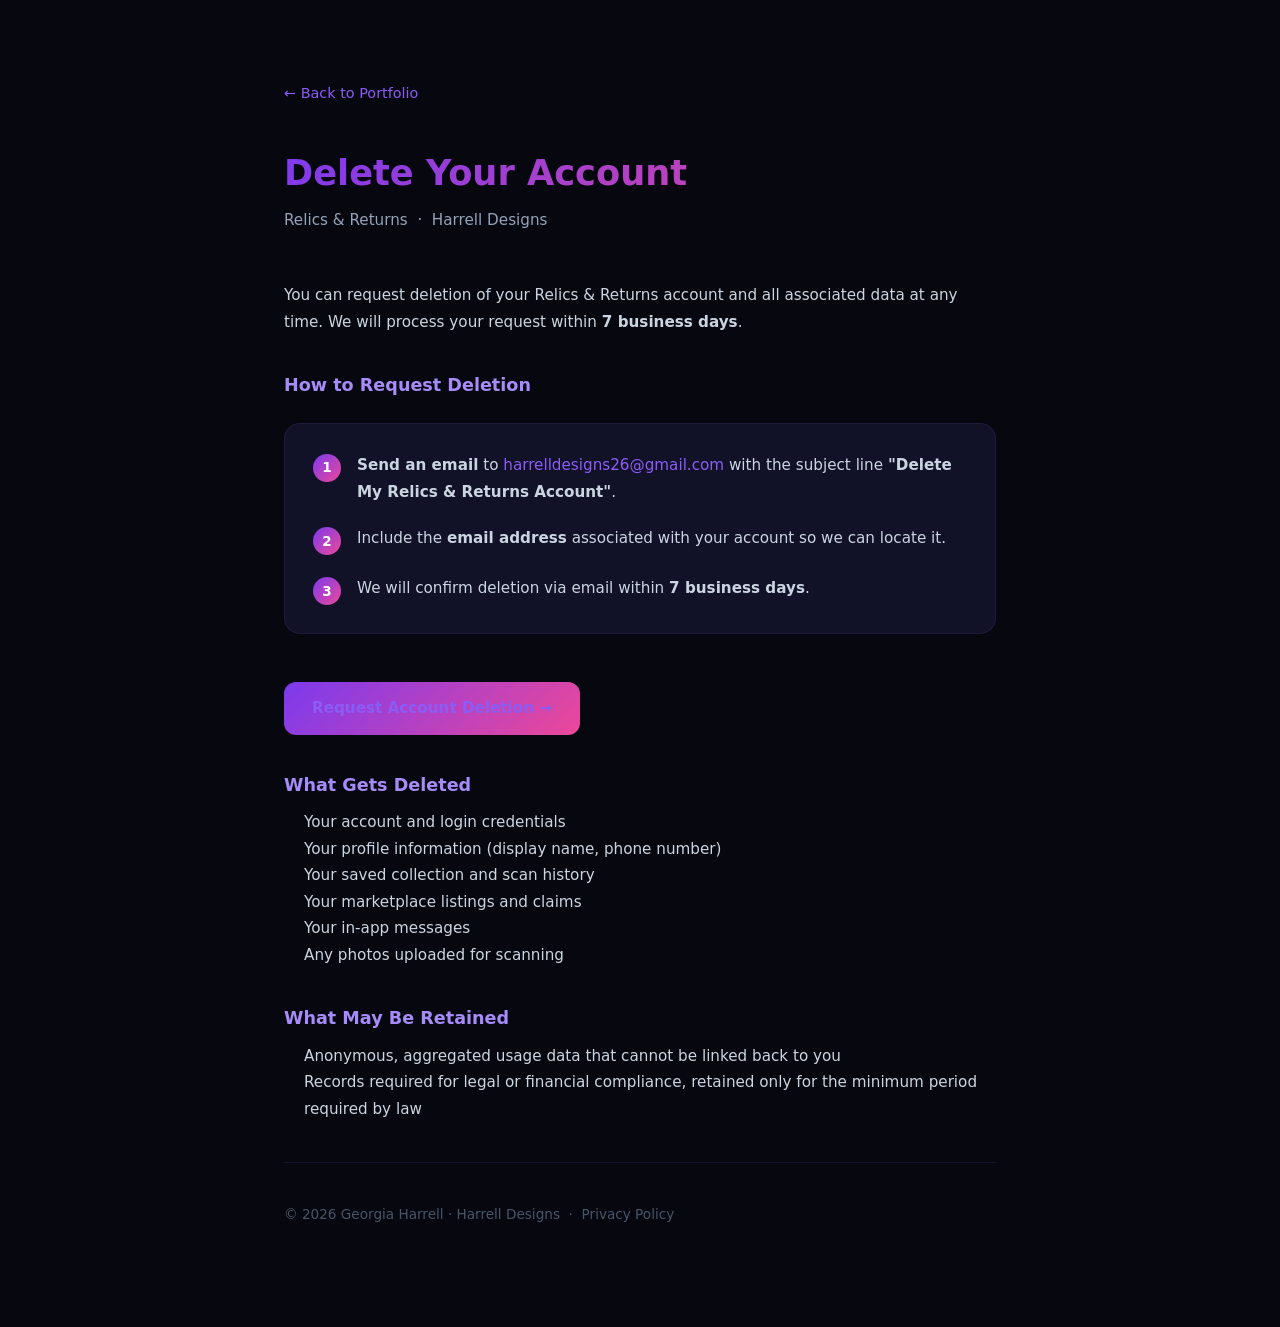
<file: delete-account/index.html>
<!DOCTYPE html>
<html lang="en">
<head>
  <meta charset="UTF-8" />
  <meta name="viewport" content="width=device-width, initial-scale=1.0" />
  <title>Delete Account — Relics &amp; Returns</title>
  <link rel="stylesheet" href="../styles.css" />
  <style>
    .delete-wrap {
      max-width: 760px;
      margin: 0 auto;
      padding: 80px 24px 100px;
    }
    .delete-wrap h1 {
      font-size: 2.2rem;
      font-weight: 700;
      background: var(--grad-primary);
      -webkit-background-clip: text;
      -webkit-text-fill-color: transparent;
      background-clip: text;
      margin-bottom: 6px;
    }
    .delete-wrap .subtitle {
      color: var(--text-3);
      font-size: 0.95rem;
      margin-bottom: 48px;
    }
    .delete-wrap h2 {
      font-size: 1.1rem;
      font-weight: 600;
      color: var(--p300);
      margin: 36px 0 10px;
    }
    .delete-wrap p, .delete-wrap li {
      color: var(--text-2);
      font-size: 0.95rem;
      line-height: 1.75;
    }
    .delete-wrap ul {
      padding-left: 20px;
      margin: 8px 0;
    }
    .delete-wrap a {
      color: var(--p400);
      text-decoration: none;
    }
    .delete-wrap a:hover { text-decoration: underline; }
    .back-link {
      display: inline-block;
      margin-bottom: 40px;
      color: var(--text-3);
      font-size: 0.9rem;
      text-decoration: none;
    }
    .back-link:hover { color: var(--p300); }
    .steps-card {
      background: var(--surface);
      border: 1px solid var(--border);
      border-radius: 16px;
      padding: 28px;
      margin: 24px 0;
    }
    .step {
      display: flex;
      gap: 16px;
      align-items: flex-start;
      margin-bottom: 20px;
    }
    .step:last-child { margin-bottom: 0; }
    .step-num {
      background: linear-gradient(135deg, var(--p500), var(--pink));
      color: white;
      font-weight: 700;
      font-size: 0.85rem;
      width: 28px;
      height: 28px;
      border-radius: 50%;
      display: flex;
      align-items: center;
      justify-content: center;
      flex-shrink: 0;
      margin-top: 2px;
    }
    .email-btn {
      display: inline-block;
      margin-top: 24px;
      padding: 14px 28px;
      background: var(--grad-primary);
      color: white;
      font-weight: 600;
      font-size: 0.95rem;
      border-radius: 12px;
      text-decoration: none;
    }
    .email-btn:hover { opacity: 0.9; text-decoration: none; }
    .divider {
      border: none;
      border-top: 1px solid var(--border);
      margin: 40px 0;
    }
  </style>
</head>
<body>
  <div class="delete-wrap">
    <a href="/" class="back-link">← Back to Portfolio</a>

    <h1>Delete Your Account</h1>
    <p class="subtitle">Relics &amp; Returns &nbsp;·&nbsp; Harrell Designs</p>

    <p>You can request deletion of your Relics &amp; Returns account and all associated data at any time. We will process your request within <strong>7 business days</strong>.</p>

    <h2>How to Request Deletion</h2>
    <div class="steps-card">
      <div class="step">
        <div class="step-num">1</div>
        <div>
          <p style="margin:0;"><strong>Send an email</strong> to <a href="mailto:harrelldesigns26@gmail.com?subject=Delete%20My%20Relics%20%26%20Returns%20Account&body=Please%20delete%20my%20account%20and%20all%20associated%20data.%0A%0AEmail%20address%20associated%20with%20my%20account%3A%20">harrelldesigns26@gmail.com</a> with the subject line <strong>"Delete My Relics &amp; Returns Account"</strong>.</p>
        </div>
      </div>
      <div class="step">
        <div class="step-num">2</div>
        <div>
          <p style="margin:0;">Include the <strong>email address</strong> associated with your account so we can locate it.</p>
        </div>
      </div>
      <div class="step">
        <div class="step-num">3</div>
        <div>
          <p style="margin:0;">We will confirm deletion via email within <strong>7 business days</strong>.</p>
        </div>
      </div>
    </div>

    <a href="mailto:harrelldesigns26@gmail.com?subject=Delete%20My%20Relics%20%26%20Returns%20Account&body=Please%20delete%20my%20account%20and%20all%20associated%20data.%0A%0AEmail%20address%20associated%20with%20my%20account%3A%20" class="email-btn">
      Request Account Deletion →
    </a>

    <h2>What Gets Deleted</h2>
    <ul>
      <li>Your account and login credentials</li>
      <li>Your profile information (display name, phone number)</li>
      <li>Your saved collection and scan history</li>
      <li>Your marketplace listings and claims</li>
      <li>Your in-app messages</li>
      <li>Any photos uploaded for scanning</li>
    </ul>

    <h2>What May Be Retained</h2>
    <ul>
      <li>Anonymous, aggregated usage data that cannot be linked back to you</li>
      <li>Records required for legal or financial compliance, retained only for the minimum period required by law</li>
    </ul>

    <hr class="divider" />
    <p style="color: var(--text-4); font-size: 0.85rem;">© 2026 Georgia Harrell · Harrell Designs &nbsp;·&nbsp; <a href="/privacy" style="color: var(--text-4);">Privacy Policy</a></p>
  </div>
</body>
</html>
</file>
<file: styles.css>
/* ============================================================
   GEORGIA HARRELL — PORTFOLIO
   Custom design · Purple theme · Performance-first
   ============================================================ */

/* ---- Custom Properties ---- */
:root {
  --bg:          #07070f;
  --bg-2:        #0d0d1c;
  --surface:     #111127;
  --surface-2:   #161637;

  --p900: #2e1065;
  --p800: #3b0764;
  --p700: #4c1d95;
  --p600: #5b21b6;
  --p500: #7c3aed;
  --p400: #8b5cf6;
  --p300: #a78bfa;
  --p200: #c4b5fd;
  --p100: #ede9fe;

  --pink:  #ec4899;
  --cyan:  #22d3ee;

  --text:    #f1f5f9;
  --text-2:  #cbd5e1;
  --text-3:  #94a3b8;
  --text-4:  #475569;

  --border:       rgba(139,92,246,.12);
  --border-hover: rgba(139,92,246,.45);

  --grad-primary: linear-gradient(135deg, var(--p500) 0%, var(--pink) 100%);
  --grad-subtle:  linear-gradient(135deg, rgba(124,58,237,.14) 0%, rgba(236,72,153,.05) 100%);

  --glow-sm: 0 0 16px rgba(124,58,237,.35);
  --glow-md: 0 0 40px rgba(124,58,237,.25);
  --shadow:  0 4px 28px rgba(0,0,0,.55);

  --ff-sans:    'Inter', system-ui, sans-serif;
  --ff-display: 'Space Grotesk', 'Inter', system-ui, sans-serif;
  --ff-mono:    'JetBrains Mono', 'Fira Code', monospace;

  --nav-h: 72px;
  --max-w: 1100px;

  --ease:   cubic-bezier(.4,0,.2,1);
  --spring: cubic-bezier(.34,1.56,.64,1);
}

/* ---- Reset ---- */
*, *::before, *::after { box-sizing: border-box; margin: 0; padding: 0; }

html {
  scroll-behavior: smooth;
  scroll-padding-top: var(--nav-h);
  -webkit-text-size-adjust: 100%;
}

body {
  background: var(--bg);
  color: var(--text);
  font-family: var(--ff-sans);
  font-size: 1rem;
  line-height: 1.6;
  overflow-x: hidden;
}

img  { display: block; max-width: 100%; }
a    { color: inherit; text-decoration: none; }
ul   { list-style: none; }
button { font: inherit; cursor: pointer; border: none; background: none; }

/* ---- Animated background orbs ---- */
.bg-orbs {
  position: fixed;
  inset: 0;
  pointer-events: none;
  z-index: 0;
  overflow: hidden;
}
.orb {
  position: absolute;
  border-radius: 50%;
  filter: blur(100px);
  opacity: .18;
  animation: orbFloat 20s ease-in-out infinite;
}
.orb-1 {
  width: 600px; height: 600px;
  background: radial-gradient(circle, var(--p500), transparent 70%);
  top: -200px; left: -150px;
  animation-delay: 0s;
}
.orb-2 {
  width: 500px; height: 500px;
  background: radial-gradient(circle, var(--p700), transparent 70%);
  top: 40%; right: -150px;
  animation-delay: -7s;
}
.orb-3 {
  width: 400px; height: 400px;
  background: radial-gradient(circle, var(--pink), transparent 70%);
  bottom: -100px; left: 30%;
  animation-delay: -14s;
}
@keyframes orbFloat {
  0%, 100% { transform: translate(0, 0) scale(1); }
  33%       { transform: translate(30px, -40px) scale(1.05); }
  66%       { transform: translate(-20px, 20px) scale(.95); }
}

/* ---- Layout helpers ---- */
.container {
  max-width: var(--max-w);
  margin: 0 auto;
  padding: 0 1.5rem;
  position: relative;
  z-index: 1;
}
.section {
  padding: 4.5rem 0;
}
.section-header {
  margin-bottom: 3.5rem;
}
.section-title {
  font-family: var(--ff-display);
  font-size: clamp(2rem, 5vw, 2.75rem);
  font-weight: 700;
  line-height: 1.15;
  color: var(--text);
}

/* ---- Gradient text utility ---- */
.gradient-text {
  background: var(--grad-primary);
  -webkit-background-clip: text;
  -webkit-text-fill-color: transparent;
  background-clip: text;
}

/* ---- Buttons ---- */
.btn {
  display: inline-flex;
  align-items: center;
  gap: .5rem;
  padding: .7rem 1.6rem;
  border-radius: 9999px;
  font-family: var(--ff-sans);
  font-size: .9rem;
  font-weight: 500;
  transition: all .25s var(--ease);
  cursor: pointer;
  white-space: nowrap;
}
.btn-primary {
  background: var(--grad-primary);
  color: #fff;
  box-shadow: 0 4px 20px rgba(124,58,237,.35);
}
.btn-primary:hover {
  transform: translateY(-2px);
  box-shadow: 0 8px 30px rgba(124,58,237,.5);
}
.btn-ghost {
  color: var(--p300);
  border: 1.5px solid var(--border-hover);
  background: transparent;
}
.btn-ghost:hover {
  background: rgba(139,92,246,.1);
  border-color: var(--p400);
  color: var(--p200);
  transform: translateY(-2px);
}
.btn-sm  { padding: .5rem 1.2rem; font-size: .825rem; }
.btn-lg  { padding: .9rem 2.2rem; font-size: 1rem; }

/* ============================================================
   NAVIGATION
   ============================================================ */
#header {
  position: fixed;
  top: 0; left: 0; right: 0;
  z-index: 100;
  transition: all .3s var(--ease);
}
#navbar {
  display: flex;
  align-items: center;
  gap: 2rem;
  height: var(--nav-h);
  padding: 0 2rem;
  transition: all .3s var(--ease);
}
#header.scrolled #navbar {
  background: rgba(7,7,15,.85);
  backdrop-filter: blur(20px);
  -webkit-backdrop-filter: blur(20px);
  border-bottom: 1px solid var(--border);
  box-shadow: 0 4px 30px rgba(0,0,0,.4);
}

.nav-logo {
  font-family: var(--ff-display);
  font-size: 1.35rem;
  font-weight: 700;
  flex-shrink: 0;
}
.logo-letters { color: var(--text); }
.logo-dot     { color: var(--p400); }

.nav-links {
  display: flex;
  gap: 2rem;
  margin-left: auto;
}
.nav-link {
  font-size: .875rem;
  color: var(--text-3);
  transition: color .2s var(--ease);
  position: relative;
}
.nav-link::after {
  content: '';
  position: absolute;
  bottom: -4px; left: 0;
  width: 0; height: 1.5px;
  background: var(--grad-primary);
  transition: width .25s var(--ease);
  border-radius: 2px;
}
.nav-link:hover,
.nav-link.active { color: var(--text); }
.nav-link:hover::after,
.nav-link.active::after { width: 100%; }

.nav-cta { margin-left: 1rem; }

/* Mobile menu button */
.mobile-menu-btn {
  display: none;
  flex-direction: column;
  gap: 5px;
  padding: 8px;
  margin-left: auto;
}
.hamburger-line {
  display: block;
  width: 22px; height: 2px;
  background: var(--text-2);
  border-radius: 2px;
  transition: all .25s var(--ease);
}
.mobile-menu-btn[aria-expanded="true"] .hamburger-line:nth-child(1) {
  transform: translateY(7px) rotate(45deg);
}
.mobile-menu-btn[aria-expanded="true"] .hamburger-line:nth-child(2) {
  opacity: 0;
}
.mobile-menu-btn[aria-expanded="true"] .hamburger-line:nth-child(3) {
  transform: translateY(-7px) rotate(-45deg);
}

/* Mobile menu drawer */
.mobile-menu {
  display: none;
  flex-direction: column;
  background: rgba(13,13,28,.97);
  backdrop-filter: blur(20px);
  -webkit-backdrop-filter: blur(20px);
  border-bottom: 1px solid var(--border);
  padding: 1rem 2rem 1.5rem;
}
.mobile-menu.open { display: flex; }
.mobile-nav-link {
  display: block;
  padding: .75rem 0;
  color: var(--text-2);
  font-size: 1rem;
  border-bottom: 1px solid var(--border);
  transition: color .2s;
}
.mobile-nav-link:hover { color: var(--p300); }

/* ============================================================
   HERO
   ============================================================ */
.hero-section {
  min-height: 100svh;
  display: flex;
  align-items: center;
  padding-top: var(--nav-h);
  position: relative;
}
.hero-container {
  display: grid;
  grid-template-columns: 1fr 1fr;
  gap: 4rem;
  align-items: center;
  width: 100%;
}

/* Left side */
.hero-content { display: flex; flex-direction: column; gap: 1.5rem; }

.hero-status {
  display: inline-flex;
  align-items: center;
  gap: .6rem;
  font-size: .8rem;
  color: var(--p300);
  font-family: var(--ff-mono);
  letter-spacing: .05em;
}
.status-dot {
  width: 8px; height: 8px;
  border-radius: 50%;
  background: #22c55e;
  box-shadow: 0 0 8px #22c55e;
  animation: pulse 2s ease-in-out infinite;
}
@keyframes pulse {
  0%, 100% { opacity: 1; }
  50%       { opacity: .4; }
}

.hero-name {
  font-family: var(--ff-display);
  font-size: clamp(3rem, 8vw, 5.5rem);
  font-weight: 700;
  line-height: 1.05;
  letter-spacing: -.02em;
}

.hero-tagline {
  font-family: var(--ff-display);
  font-size: clamp(1.1rem, 3vw, 1.4rem);
  color: var(--text-2);
  min-height: 2rem;
}
.tagline-prefix { margin-right: .25rem; }
.typing-wrapper  { display: inline-flex; align-items: center; gap: 2px; }
.typing-text     { color: var(--p300); font-weight: 500; }
.typing-cursor {
  display: inline-block;
  width: 2px; height: 1.2em;
  background: var(--p400);
  border-radius: 1px;
  animation: blink .9s step-end infinite;
  vertical-align: middle;
}
@keyframes blink {
  0%, 100% { opacity: 1; }
  50%       { opacity: 0; }
}

.hero-bio {
  font-size: 1.05rem;
  color: var(--text-3);
  max-width: 480px;
  line-height: 1.7;
}

.hero-actions {
  display: flex;
  gap: 1rem;
  flex-wrap: wrap;
}

.hero-socials {
  display: flex;
  gap: .75rem;
}
.social-link {
  display: grid;
  place-items: center;
  width: 40px; height: 40px;
  border-radius: 10px;
  background: var(--surface);
  color: var(--text-3);
  border: 1px solid var(--border);
  transition: all .25s var(--ease);
}
.social-link:hover {
  color: var(--p300);
  border-color: var(--border-hover);
  background: rgba(139,92,246,.12);
  transform: translateY(-3px);
  box-shadow: var(--glow-sm);
}

/* Right side — code card */
.hero-visual {
  display: flex;
  flex-direction: column;
  gap: 1.25rem;
  animation: floatCard 6s ease-in-out infinite;
}
@keyframes floatCard {
  0%, 100% { transform: translateY(0); }
  50%       { transform: translateY(-12px); }
}

.code-card {
  background: #13132a;
  border: 1px solid rgba(139,92,246,.25);
  border-radius: 16px;
  overflow: hidden;
  box-shadow: 0 20px 60px rgba(0,0,0,.5), var(--glow-md);
}
.code-card-header {
  display: flex;
  align-items: center;
  gap: .5rem;
  padding: .9rem 1.2rem;
  background: rgba(0,0,0,.3);
  border-bottom: 1px solid rgba(139,92,246,.12);
}
.code-dot {
  width: 12px; height: 12px;
  border-radius: 50%;
  flex-shrink: 0;
}
.dot-red    { background: #ff5f57; }
.dot-yellow { background: #febc2e; }
.dot-green  { background: #28c840; }
.code-card-filename {
  font-family: var(--ff-mono);
  font-size: .75rem;
  color: var(--text-4);
  margin-left: .5rem;
}
.code-card-body { padding: 1.25rem 1.5rem; }
.code-block {
  font-family: var(--ff-mono);
  font-size: .8rem;
  line-height: 1.75;
  white-space: pre;
}
/* Syntax colors */
.ck  { color: #c792ea; }   /* keyword */
.cv  { color: #82aaff; }   /* variable */
.cp  { color: #89ddff; }   /* punctuation */
.cpr { color: #f07178; }   /* property */
.cs  { color: #c3e88d; }   /* string */
.cb  { color: #ff9cac; }   /* boolean */

.hero-stats {
  display: flex;
  gap: .75rem;
}
.stat-pill {
  flex: 1;
  display: flex;
  flex-direction: column;
  align-items: center;
  padding: .75rem .5rem;
  background: var(--surface);
  border: 1px solid var(--border);
  border-radius: 12px;
  transition: border-color .25s;
}
.stat-pill:hover { border-color: var(--border-hover); }
.stat-num {
  font-family: var(--ff-display);
  font-size: 1.4rem;
  font-weight: 700;
  background: var(--grad-primary);
  -webkit-background-clip: text;
  -webkit-text-fill-color: transparent;
  background-clip: text;
}
.stat-label {
  font-size: .7rem;
  color: var(--text-4);
  letter-spacing: .05em;
  text-transform: uppercase;
  margin-top: 2px;
}


/* ============================================================
   ABOUT
   ============================================================ */
.about-grid {
  display: grid;
  grid-template-columns: 360px 1fr;
  gap: 4rem;
  align-items: start;
}

.about-image-wrap { position: relative; }
.about-image-frame {
  position: relative;
  border-radius: 20px;
  overflow: hidden;
  border: 2px solid var(--border-hover);
  box-shadow: var(--glow-md), var(--shadow);
  aspect-ratio: 4/5;
  background: var(--surface);
}
.about-image {
  width: 100%; height: 100%;
  object-fit: cover;
}
.about-image-placeholder {
  display: none;
  place-items: center;
  width: 100%; height: 100%;
  font-family: var(--ff-display);
  font-size: 4rem;
  font-weight: 700;
  background: var(--grad-primary);
  -webkit-background-clip: text;
  -webkit-text-fill-color: transparent;
  background-clip: text;
  letter-spacing: -.02em;
}

.about-badge {
  position: absolute;
  bottom: -1.25rem; right: -1.25rem;
  display: flex;
  align-items: center;
  gap: .75rem;
  padding: .8rem 1.2rem;
  background: var(--bg-2);
  border: 1px solid var(--border-hover);
  border-radius: 14px;
  box-shadow: var(--shadow), var(--glow-sm);
}
.badge-emoji { font-size: 1.5rem; }
.badge-text {
  display: flex;
  flex-direction: column;
  line-height: 1.3;
}
.badge-text strong { font-size: .9rem; color: var(--text); }
.badge-text span   { font-size: .75rem; color: var(--text-3); }

.about-body { display: flex; flex-direction: column; gap: 1.25rem; padding-top: .5rem; }
.about-p { color: var(--text-2); line-height: 1.75; }
.about-p strong { color: var(--p300); font-weight: 600; }

.about-highlights {
  display: flex;
  flex-direction: column;
  gap: .6rem;
  padding: 1.25rem;
  background: var(--grad-subtle);
  border: 1px solid var(--border);
  border-radius: 14px;
}
.about-highlights li {
  display: flex;
  align-items: center;
  gap: .75rem;
  font-size: .9rem;
  color: var(--text-2);
}
.check-icon {
  display: inline-flex;
  align-items: center;
  justify-content: center;
  width: 18px; height: 18px;
  border-radius: 50%;
  background: rgba(124,58,237,.2);
  flex-shrink: 0;
}
.check-icon::before {
  content: '';
  display: block;
  width: 9px; height: 6px;
  border-left: 2px solid var(--p300);
  border-bottom: 2px solid var(--p300);
  transform: rotate(-45deg) translateY(-1px);
}

/* ============================================================
   SKILLS
   ============================================================ */
.skills-grid {
  display: grid;
  grid-template-columns: repeat(auto-fill, minmax(260px, 1fr));
  gap: 1.5rem;
}
.skill-card {
  padding: 1.75rem;
  background: var(--surface);
  border: 1px solid var(--border);
  border-radius: 16px;
  transition: border-color .3s var(--ease), box-shadow .3s var(--ease);
}
.skill-card:hover {
  border-color: var(--border-hover);
  box-shadow: var(--glow-sm);
}
.skill-card-icon {
  display: inline-grid;
  place-items: center;
  width: 42px; height: 42px;
  border-radius: 10px;
  background: rgba(139,92,246,.15);
  color: var(--p300);
  margin-bottom: 1rem;
}
.skill-card-title {
  font-family: var(--ff-display);
  font-size: 1.05rem;
  font-weight: 600;
  color: var(--text);
  margin-bottom: .9rem;
}
.skill-tags { display: flex; flex-wrap: wrap; gap: .5rem; }
.stag {
  padding: .3rem .75rem;
  border-radius: 9999px;
  font-size: .75rem;
  background: rgba(255,255,255,.05);
  border: 1px solid var(--border);
  color: var(--text-3);
  transition: all .2s var(--ease);
}
.stag:hover { border-color: var(--border-hover); color: var(--p200); }
.stag--hi {
  background: rgba(139,92,246,.18);
  border-color: rgba(139,92,246,.4);
  color: var(--p200);
}

/* ============================================================
   PROJECTS
   ============================================================ */
.project-filters {
  display: flex;
  flex-wrap: wrap;
  gap: .5rem;
  margin-bottom: 2.5rem;
}
.filter-btn {
  padding: .45rem 1.1rem;
  border-radius: 9999px;
  font-size: .8rem;
  color: var(--text-3);
  border: 1px solid var(--border);
  background: transparent;
  transition: all .2s var(--ease);
}
.filter-btn:hover { color: var(--p200); border-color: var(--border-hover); }
.filter-btn.active {
  background: var(--grad-primary);
  color: #fff;
  border-color: transparent;
  box-shadow: 0 4px 14px rgba(124,58,237,.4);
}

/* Featured project */
.project-featured {
  background: var(--surface);
  border: 1px solid var(--border-hover);
  border-radius: 24px;
  padding: 2.5rem;
  margin-bottom: 2rem;
  box-shadow: var(--shadow), var(--glow-sm);
  transition: border-color .3s, box-shadow .3s;
}
.project-featured:hover {
  border-color: var(--p400);
  box-shadow: var(--shadow), var(--glow-md);
}
.featured-inner {
  display: grid;
  grid-template-columns: 1fr auto;
  gap: 3rem;
  align-items: center;
}
.featured-badge {
  display: inline-block;
  font-family: var(--ff-mono);
  font-size: .7rem;
  color: var(--p300);
  letter-spacing: .1em;
  text-transform: uppercase;
  margin-bottom: .75rem;
}
.project-title {
  font-family: var(--ff-display);
  font-size: 1.75rem;
  font-weight: 700;
  color: var(--text);
  margin-bottom: .9rem;
}
.project-desc {
  color: var(--text-2);
  line-height: 1.7;
  margin-bottom: 1.2rem;
}
.project-desc strong { color: var(--p300); }
.featured-features {
  display: grid;
  grid-template-columns: repeat(2, 1fr);
  gap: .35rem .75rem;
  margin-bottom: 1.25rem;
  padding-left: 0;
}
.featured-features li {
  font-size: .825rem;
  color: var(--text-3);
  display: flex;
  align-items: center;
  gap: .4rem;
}
.featured-features li::before {
  content: '▸';
  color: var(--p400);
  font-size: .65rem;
}
.tech-tags { display: flex; flex-wrap: wrap; gap: .5rem; margin-bottom: 1.5rem; }
.ttag {
  padding: .25rem .7rem;
  border-radius: 9999px;
  font-size: .72rem;
  font-family: var(--ff-mono);
  background: rgba(139,92,246,.15);
  border: 1px solid rgba(139,92,246,.35);
  color: var(--p200);
}
.project-links { display: flex; gap: .75rem; }

/* CSS phone mockup */
.featured-mockup { flex-shrink: 0; }
.phone-frame {
  width: 190px; height: 360px;
  background: var(--bg-2);
  border-radius: 32px;
  border: 2px solid rgba(139,92,246,.4);
  box-shadow: 0 20px 60px rgba(0,0,0,.5), var(--glow-md);
  padding: 18px 12px;
  position: relative;
  display: flex;
  flex-direction: column;
}
.phone-frame::before {
  content: '';
  position: absolute;
  top: 10px;
  left: 50%;
  transform: translateX(-50%);
  width: 70px; height: 5px;
  background: rgba(139,92,246,.3);
  border-radius: 3px;
}
.phone-screen {
  flex: 1;
  background: var(--surface-2);
  border-radius: 20px;
  overflow: hidden;
  display: flex;
  flex-direction: column;
  padding: 10px;
  gap: 8px;
  margin-top: 14px;
}
.app-topbar {
  font-size: .5rem;
  font-family: var(--ff-display);
  font-weight: 600;
  color: var(--p200);
  text-align: center;
  padding: 4px 0 6px;
  border-bottom: 1px solid var(--border);
}
.app-listing {
  height: 64px;
  background: linear-gradient(135deg, rgba(124,58,237,.15), rgba(236,72,153,.08));
  border-radius: 10px;
  border: 1px solid var(--border);
}
.app-listing--sm { height: 42px; }
.app-nav-bar {
  display: flex;
  justify-content: center;
  align-items: center;
  gap: 6px;
  padding: 6px 0 0;
  margin-top: auto;
}
.app-nav-dot {
  width: 6px; height: 6px;
  border-radius: 50%;
  background: var(--border-hover);
}
.app-nav-dot.active { background: var(--p400); }

/* Project grid */
.projects-grid {
  display: grid;
  grid-template-columns: repeat(3, 1fr);
  gap: 1.25rem;
}
.project-card {
  background: var(--surface);
  border: 1px solid var(--border);
  border-radius: 16px;
  padding: 1.5rem;
  display: flex;
  flex-direction: column;
  gap: .9rem;
  transition: all .3s var(--ease);
}
.project-card:hover {
  border-color: var(--border-hover);
  box-shadow: var(--glow-sm);
  transform: translateY(-4px);
}
.project-card[data-hidden] { display: none; }

.pcard-top {
  display: flex;
  justify-content: space-between;
  align-items: flex-start;
}
.pcard-emoji { font-size: 1.75rem; line-height: 1; }
.pcard-gh {
  color: var(--text-4);
  transition: color .2s;
}
.pcard-gh:hover { color: var(--p300); }
.pcard-coming {
  font-family: var(--ff-mono);
  font-size: .62rem;
  color: var(--text-4);
  border: 1px solid var(--border);
  border-radius: 9999px;
  padding: .15rem .5rem;
  letter-spacing: .06em;
  cursor: default;
}
.pcard-title {
  font-family: var(--ff-display);
  font-size: 1rem;
  font-weight: 600;
  color: var(--text);
  line-height: 1.3;
}
.pcard-desc {
  font-size: .85rem;
  color: var(--text-3);
  line-height: 1.65;
  flex: 1;
}

.pcard-features {
  list-style: none;
  padding: 0;
  margin: .5rem 0 0;
  display: flex;
  flex-direction: column;
  gap: .45rem;
  flex: 1;
}

.pcard-features li {
  font-size: .82rem;
  color: var(--text-3);
  line-height: 1.55;
  padding-left: 1.1rem;
  position: relative;
}

.pcard-body {
  position: relative;
  max-height: 5.5rem;
  overflow: hidden;
  transition: max-height .4s ease;
}

.pcard-body::after {
  content: "";
  position: absolute;
  bottom: 0;
  left: 0;
  right: 0;
  height: 2.5rem;
  background: linear-gradient(to bottom, transparent, var(--surface));
  pointer-events: none;
  transition: opacity .3s ease;
}

.pcard-body.expanded {
  max-height: 60rem;
}

.pcard-body.expanded::after {
  opacity: 0;
}

.pcard-readmore {
  background: none;
  border: none;
  color: var(--p300);
  font-size: .78rem;
  font-weight: 600;
  cursor: pointer;
  padding: 0;
  letter-spacing: .02em;
  align-self: flex-start;
  transition: color .2s;
}

.pcard-readmore:hover { color: var(--accent); }

.rr-screenshots {
  display: flex;
  gap: .5rem;
  margin: .75rem 0;
  overflow-x: auto;
  scrollbar-width: none;
}
.rr-screenshots::-webkit-scrollbar { display: none; }
.rr-screenshots img {
  height: 160px;
  width: auto;
  border-radius: 8px;
  object-fit: cover;
  flex-shrink: 0;
  border: 1px solid rgba(255,255,255,.08);
}

.pcard-wip {
  font-size: .7rem;
  font-weight: 700;
  text-transform: uppercase;
  letter-spacing: .06em;
  color: #92400e;
  background: #fef3c7;
  border: 1px solid #f59e0b;
  border-radius: 20px;
  padding: 2px 10px;
  margin-left: auto;
  margin-right: .5rem;
  white-space: nowrap;
  align-self: center;
}

.pcard-features li::before {
  content: "▸";
  position: absolute;
  left: 0;
  color: var(--accent);
  font-size: .75rem;
  top: .1rem;
}

/* ============================================================
   BROWSER MOCKUP (RiverRob featured)
   ============================================================ */
.browser-frame {
  width: 320px;
  background: #13132a;
  border-radius: 12px;
  border: 1px solid rgba(139,92,246,.35);
  overflow: hidden;
  box-shadow: 0 20px 60px rgba(0,0,0,.5), var(--glow-md);
  flex-shrink: 0;
}
.browser-bar {
  display: flex;
  align-items: center;
  gap: .4rem;
  padding: .55rem .75rem;
  background: rgba(0,0,0,.4);
  border-bottom: 1px solid rgba(139,92,246,.15);
}
.browser-url {
  flex: 1;
  margin-left: .3rem;
  background: rgba(255,255,255,.06);
  border-radius: 4px;
  height: 18px;
  display: flex;
  align-items: center;
  padding: 0 .5rem;
  font-family: var(--ff-mono);
  font-size: .6rem;
  color: var(--text-4);
}
.browser-screen { padding: .75rem; }
.site-hero-mock {
  background: linear-gradient(160deg, rgba(10,45,25,.95) 0%, rgba(5,25,15,.98) 100%);
  border-radius: 8px;
  padding: 1.25rem 1rem;
  display: flex;
  flex-direction: column;
  gap: .55rem;
  min-height: 200px;
}
.site-nav-mock {
  height: 7px; width: 75%;
  background: rgba(255,255,255,.18);
  border-radius: 4px;
}
.site-heading-mock {
  height: 13px; width: 60%;
  background: rgba(255,255,255,.28);
  border-radius: 4px;
  margin-top: .5rem;
}
.site-sub-mock {
  height: 7px; width: 45%;
  background: rgba(255,255,255,.13);
  border-radius: 4px;
}
.site-btns-mock {
  display: flex;
  gap: .4rem;
  margin-top: .25rem;
}
.site-btn-mock {
  height: 18px; width: 58px;
  background: rgba(34,120,60,.65);
  border-radius: 9px;
}
.site-btn-mock.ghost {
  background: transparent;
  border: 1px solid rgba(255,255,255,.25);
}
.site-cards-mock {
  display: flex;
  gap: .4rem;
  margin-top: .5rem;
}
.site-card-mock {
  flex: 1;
  height: 48px;
  background: rgba(255,255,255,.07);
  border-radius: 6px;
  border: 1px solid rgba(255,255,255,.1);
}

/* ============================================================
   EDUCATION / TIMELINE
   ============================================================ */
.timeline {
  position: relative;
  display: flex;
  flex-direction: column;
  gap: 3rem;
  padding-left: 2rem;
}
.timeline::before {
  content: '';
  position: absolute;
  left: 7px; top: 8px; bottom: 8px;
  width: 1px;
  background: linear-gradient(to bottom, var(--p500), transparent);
}

.timeline-item {
  position: relative;
  display: flex;
  gap: 2rem;
}
.tl-marker {
  position: absolute;
  left: -2rem;
  top: 6px;
  width: 14px; height: 14px;
  border-radius: 50%;
  background: var(--grad-primary);
  box-shadow: var(--glow-sm);
  flex-shrink: 0;
}

.tl-body {
  background: var(--surface);
  border: 1px solid var(--border);
  border-radius: 16px;
  padding: 1.75rem;
  flex: 1;
  transition: border-color .3s;
}
.tl-body:hover { border-color: var(--border-hover); }
.tl-period {
  font-family: var(--ff-mono);
  font-size: .7rem;
  color: var(--p300);
  letter-spacing: .1em;
  text-transform: uppercase;
  display: block;
  margin-bottom: .4rem;
}
.tl-school {
  font-family: var(--ff-display);
  font-size: 1.25rem;
  font-weight: 700;
  color: var(--text);
  margin-bottom: .2rem;
}
.tl-degree {
  font-size: .875rem;
  color: var(--p300);
  font-weight: 500;
  margin-bottom: .85rem;
}
.tl-desc {
  font-size: .875rem;
  color: var(--text-3);
  line-height: 1.7;
  margin-bottom: 1rem;
}
.tl-courses { display: flex; flex-wrap: wrap; gap: .4rem; }
.ctag {
  padding: .2rem .65rem;
  border-radius: 9999px;
  font-size: .7rem;
  background: rgba(255,255,255,.05);
  border: 1px solid var(--border);
  color: var(--text-4);
}
.grad-badge {
  display: inline-block;
  padding: .15rem .6rem;
  border-radius: 9999px;
  font-size: .72rem;
  font-weight: 500;
  background: var(--grad-primary);
  color: #fff;
  margin-left: .25rem;
  vertical-align: middle;
}

/* ============================================================
   CONTACT
   ============================================================ */
.contact-card {
  text-align: center;
  padding: 5rem 2rem;
  background: var(--grad-subtle);
  border: 1px solid var(--border-hover);
  border-radius: 32px;
  box-shadow: var(--shadow), var(--glow-sm);
}
.contact-card .section-title { margin-bottom: 1rem; }
.contact-text {
  font-size: 1.05rem;
  color: var(--text-3);
  max-width: 480px;
  margin: 0 auto 2.5rem;
  line-height: 1.7;
}
.contact-actions {
  display: flex;
  justify-content: center;
  flex-wrap: wrap;
  gap: 1rem;
}

/* ============================================================
   FOOTER
   ============================================================ */
.footer {
  padding: 2.5rem 0;
  border-top: 1px solid var(--border);
}
.footer-inner {
  display: flex;
  justify-content: space-between;
  align-items: center;
}
.footer-copy {
  font-size: .825rem;
  color: var(--text-4);
}
.footer-socials { display: flex; gap: .75rem; }
.footer-social {
  display: grid;
  place-items: center;
  width: 34px; height: 34px;
  border-radius: 8px;
  color: var(--text-4);
  border: 1px solid var(--border);
  transition: all .2s;
}
.footer-social:hover {
  color: var(--p300);
  border-color: var(--border-hover);
}

/* ============================================================
   SCROLL REVEAL ANIMATIONS
   ============================================================ */
.reveal-up,
.reveal-left,
.reveal-right {
  opacity: 0;
  transition: opacity .6s var(--ease), transform .6s var(--ease);
}
.reveal-up    { transform: translateY(32px); }
.reveal-left  { transform: translateX(-32px); }
.reveal-right { transform: translateX(32px); }

.revealed {
  opacity: 1 !important;
  transform: translate(0) !important;
}

/* Stagger children of section-header/grids */
.section-header .section-title { transition-delay: .08s; }
.skills-grid      .skill-card:nth-child(1) { transition-delay: 0s; }
.skills-grid      .skill-card:nth-child(2) { transition-delay: .07s; }
.skills-grid      .skill-card:nth-child(3) { transition-delay: .14s; }
.skills-grid      .skill-card:nth-child(4) { transition-delay: .21s; }
.skills-grid      .skill-card:nth-child(5) { transition-delay: .28s; }
.projects-grid    .project-card:nth-child(1) { transition-delay: 0s; }
.projects-grid    .project-card:nth-child(2) { transition-delay: .06s; }
.projects-grid    .project-card:nth-child(3) { transition-delay: .12s; }
.projects-grid    .project-card:nth-child(4) { transition-delay: .18s; }
.projects-grid    .project-card:nth-child(5) { transition-delay: .24s; }
.projects-grid    .project-card:nth-child(6) { transition-delay: .30s; }
.timeline-item:nth-child(1) { transition-delay: 0s; }
.timeline-item:nth-child(2) { transition-delay: .12s; }

/* ============================================================
   RESPONSIVE — TABLET
   ============================================================ */
@media (max-width: 900px) {
  .hero-container {
    grid-template-columns: 1fr;
    gap: 3rem;
    text-align: center;
  }
  .hero-content { align-items: center; }
  .hero-bio     { margin: 0 auto; }
  .hero-visual  { order: -1; align-items: center; }
  .hero-stats   { justify-content: center; }

  .about-grid { grid-template-columns: 1fr; gap: 3rem; }
  .about-image-wrap { max-width: 320px; margin: 0 auto; }

  .skills-grid { grid-template-columns: 1fr; }

  .projects-grid { grid-template-columns: repeat(2, 1fr); }

  .featured-inner { grid-template-columns: 1fr; }
  .featured-mockup { display: none; }

  .footer-inner { flex-direction: column; gap: 1rem; text-align: center; }
}

/* ============================================================
   RESPONSIVE — MOBILE
   ============================================================ */
@media (max-width: 640px) {
  .section { padding: 5rem 0; }

  .nav-links, .nav-cta { display: none; }
  .mobile-menu-btn { display: flex; }

  .hero-name { font-size: 3rem; }

  .code-card { font-size: .7rem; }

  .projects-grid { grid-template-columns: 1fr; }

  .timeline { padding-left: 1.25rem; }

  .contact-card { padding: 3rem 1.25rem; }
}

/* ============================================================
   ACCESSIBILITY — reduced motion
   ============================================================ */
@media (prefers-reduced-motion: reduce) {
  *, *::before, *::after {
    animation-duration: .001ms !important;
    transition-duration: .001ms !important;
  }
  .reveal-up, .reveal-left, .reveal-right {
    opacity: 1; transform: none;
  }
  .hero-visual { animation: none; }
  .orb { animation: none; }
}
</file>
